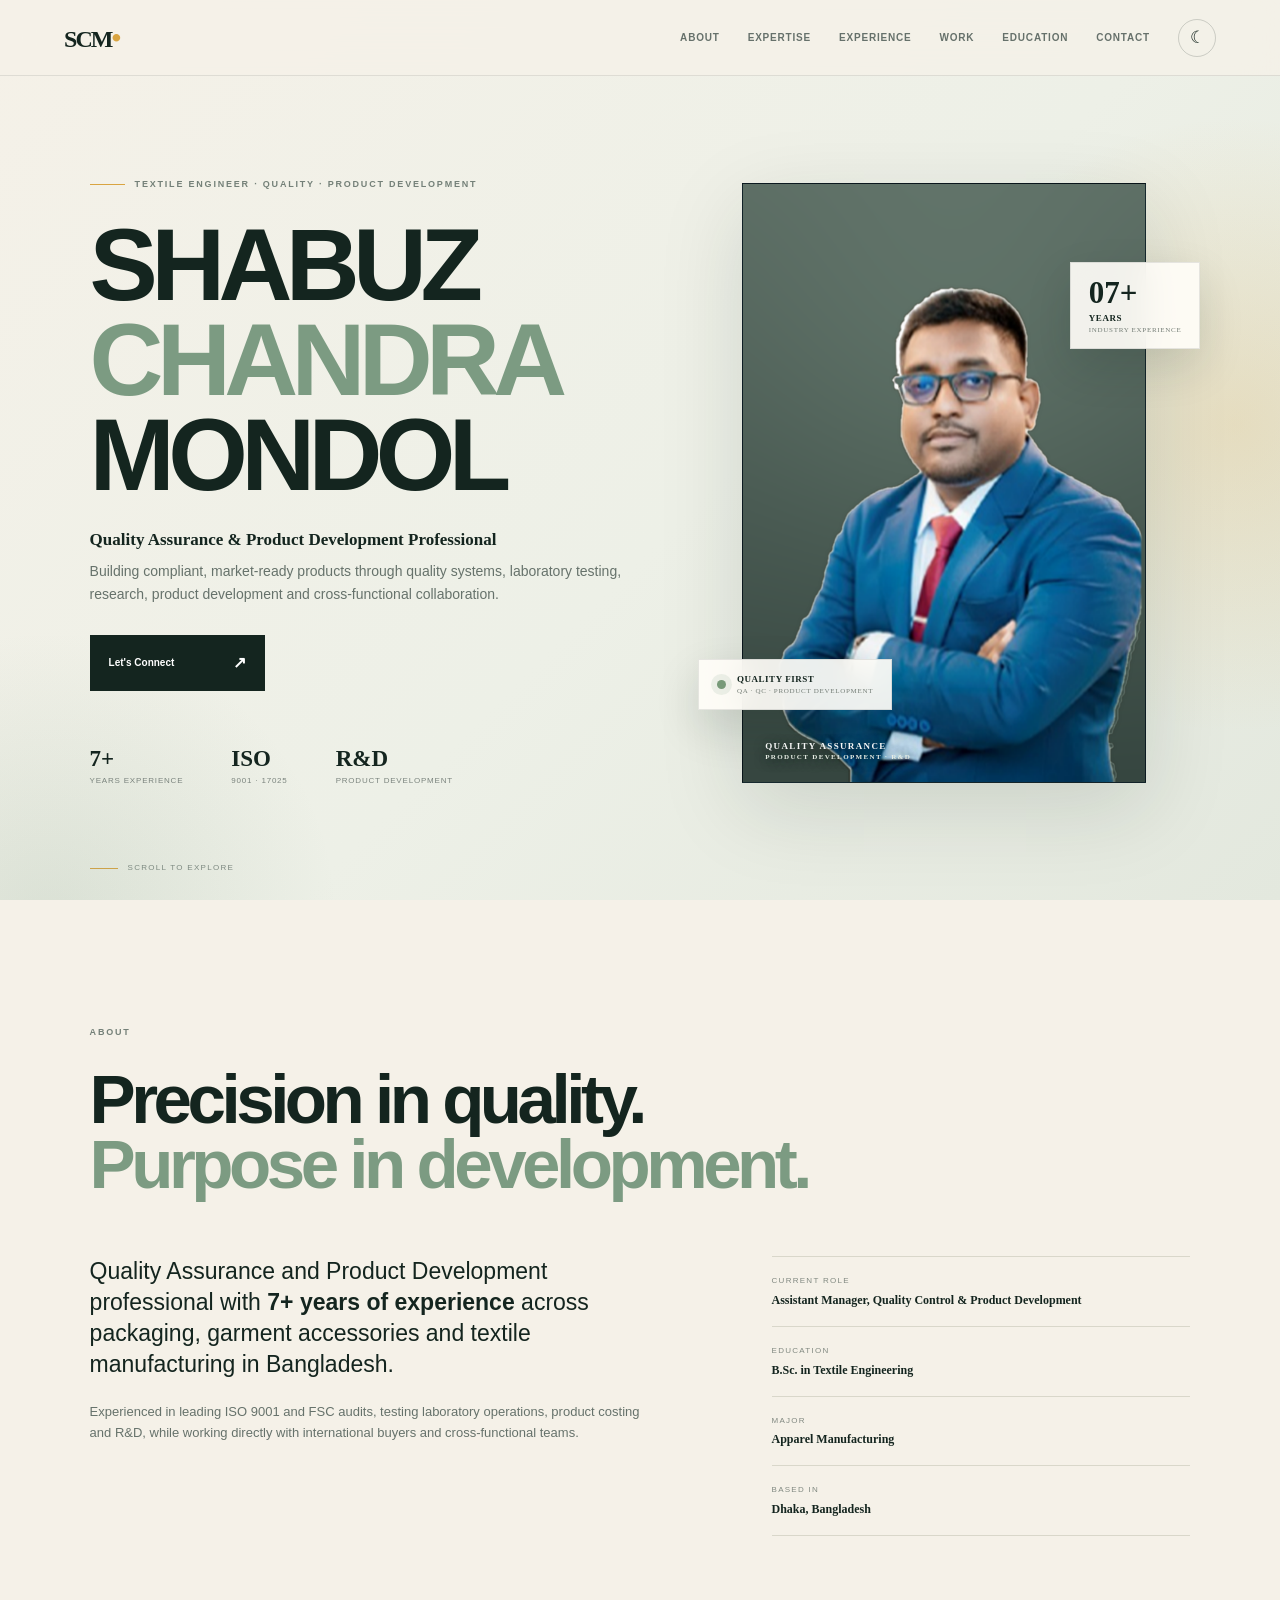
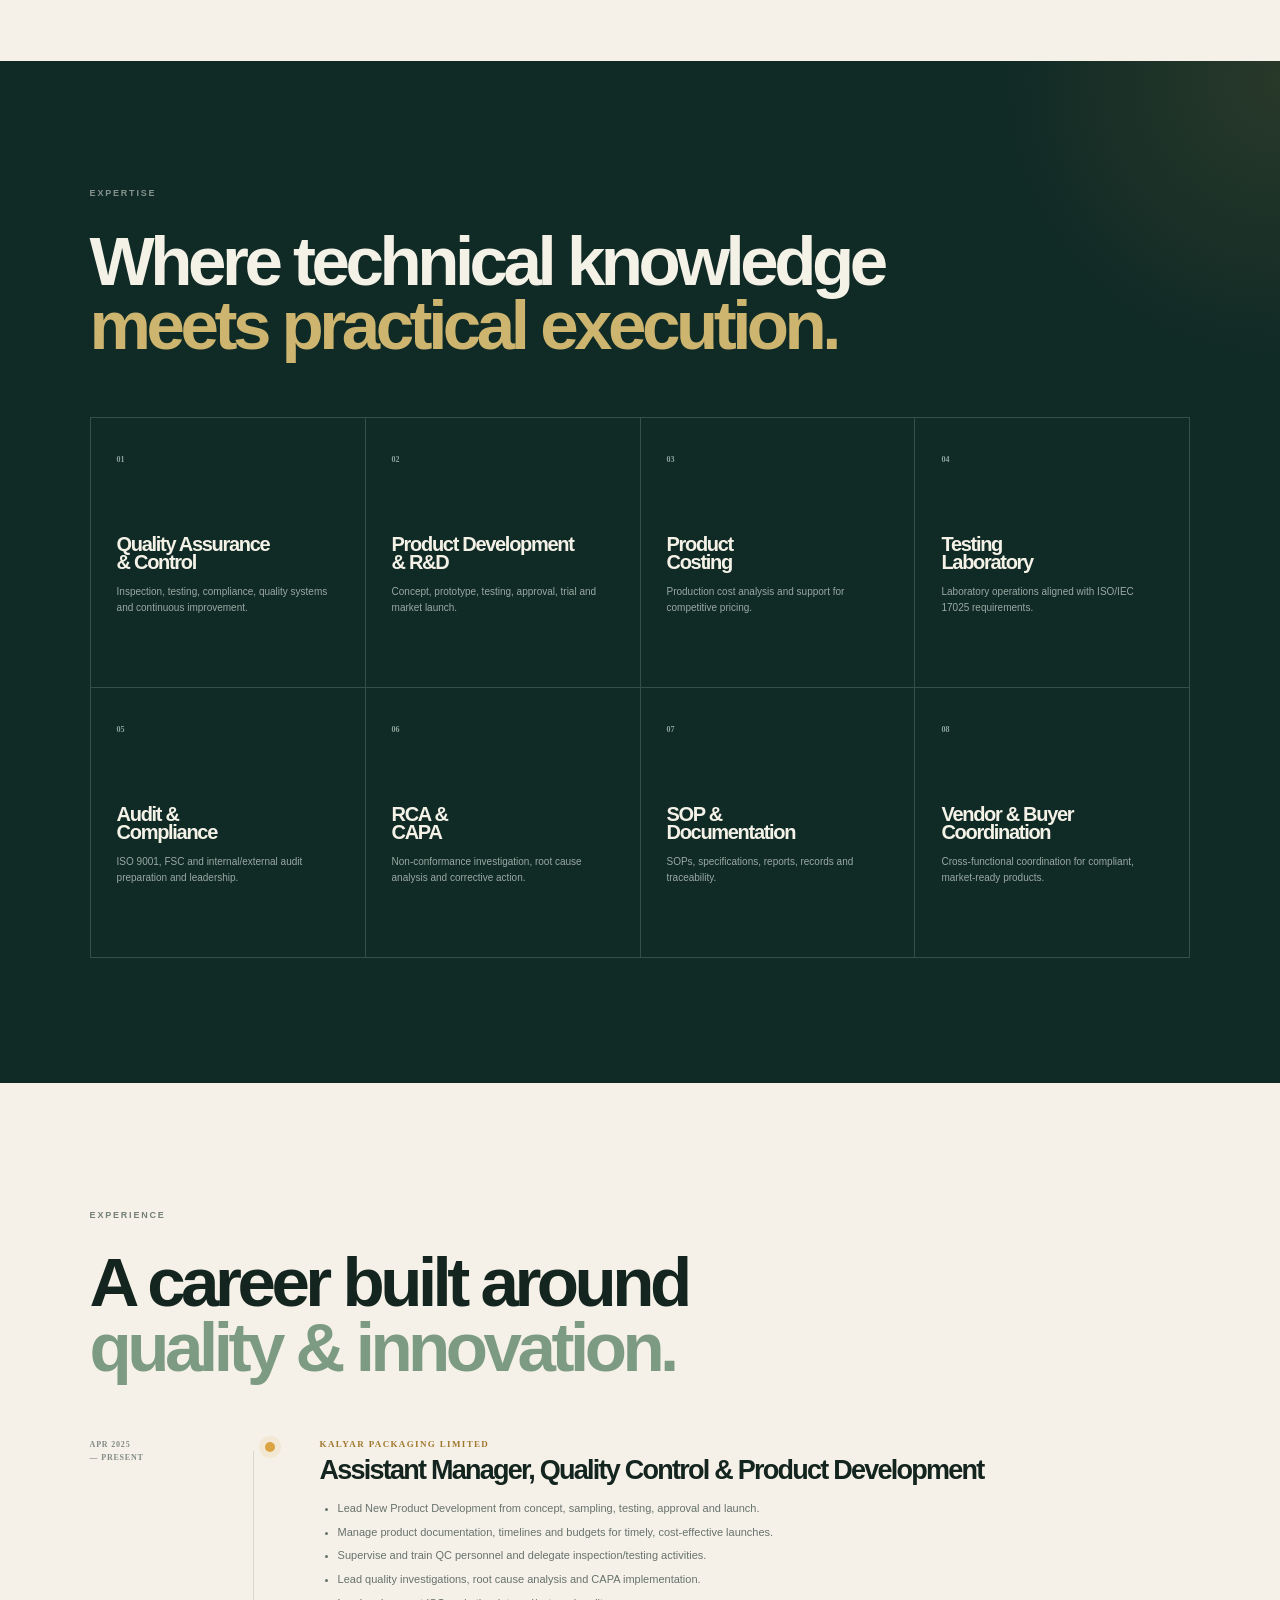
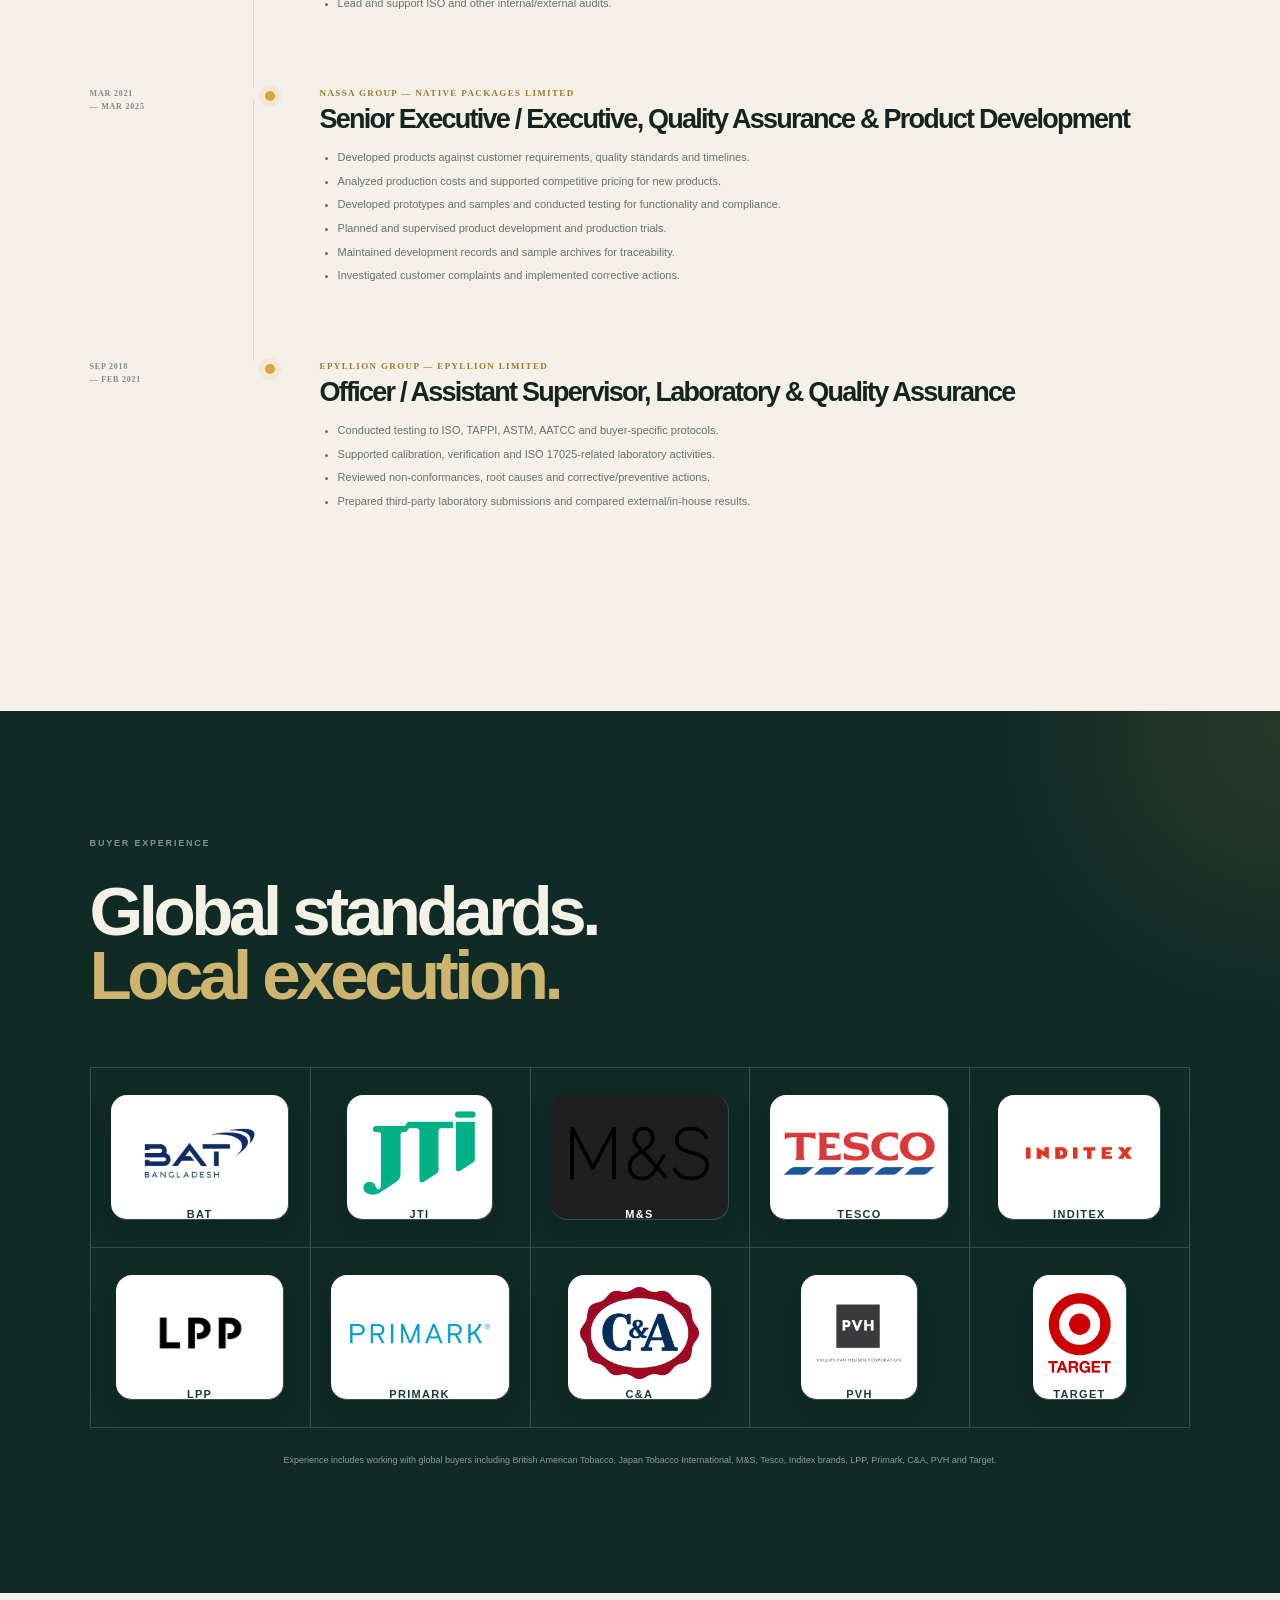
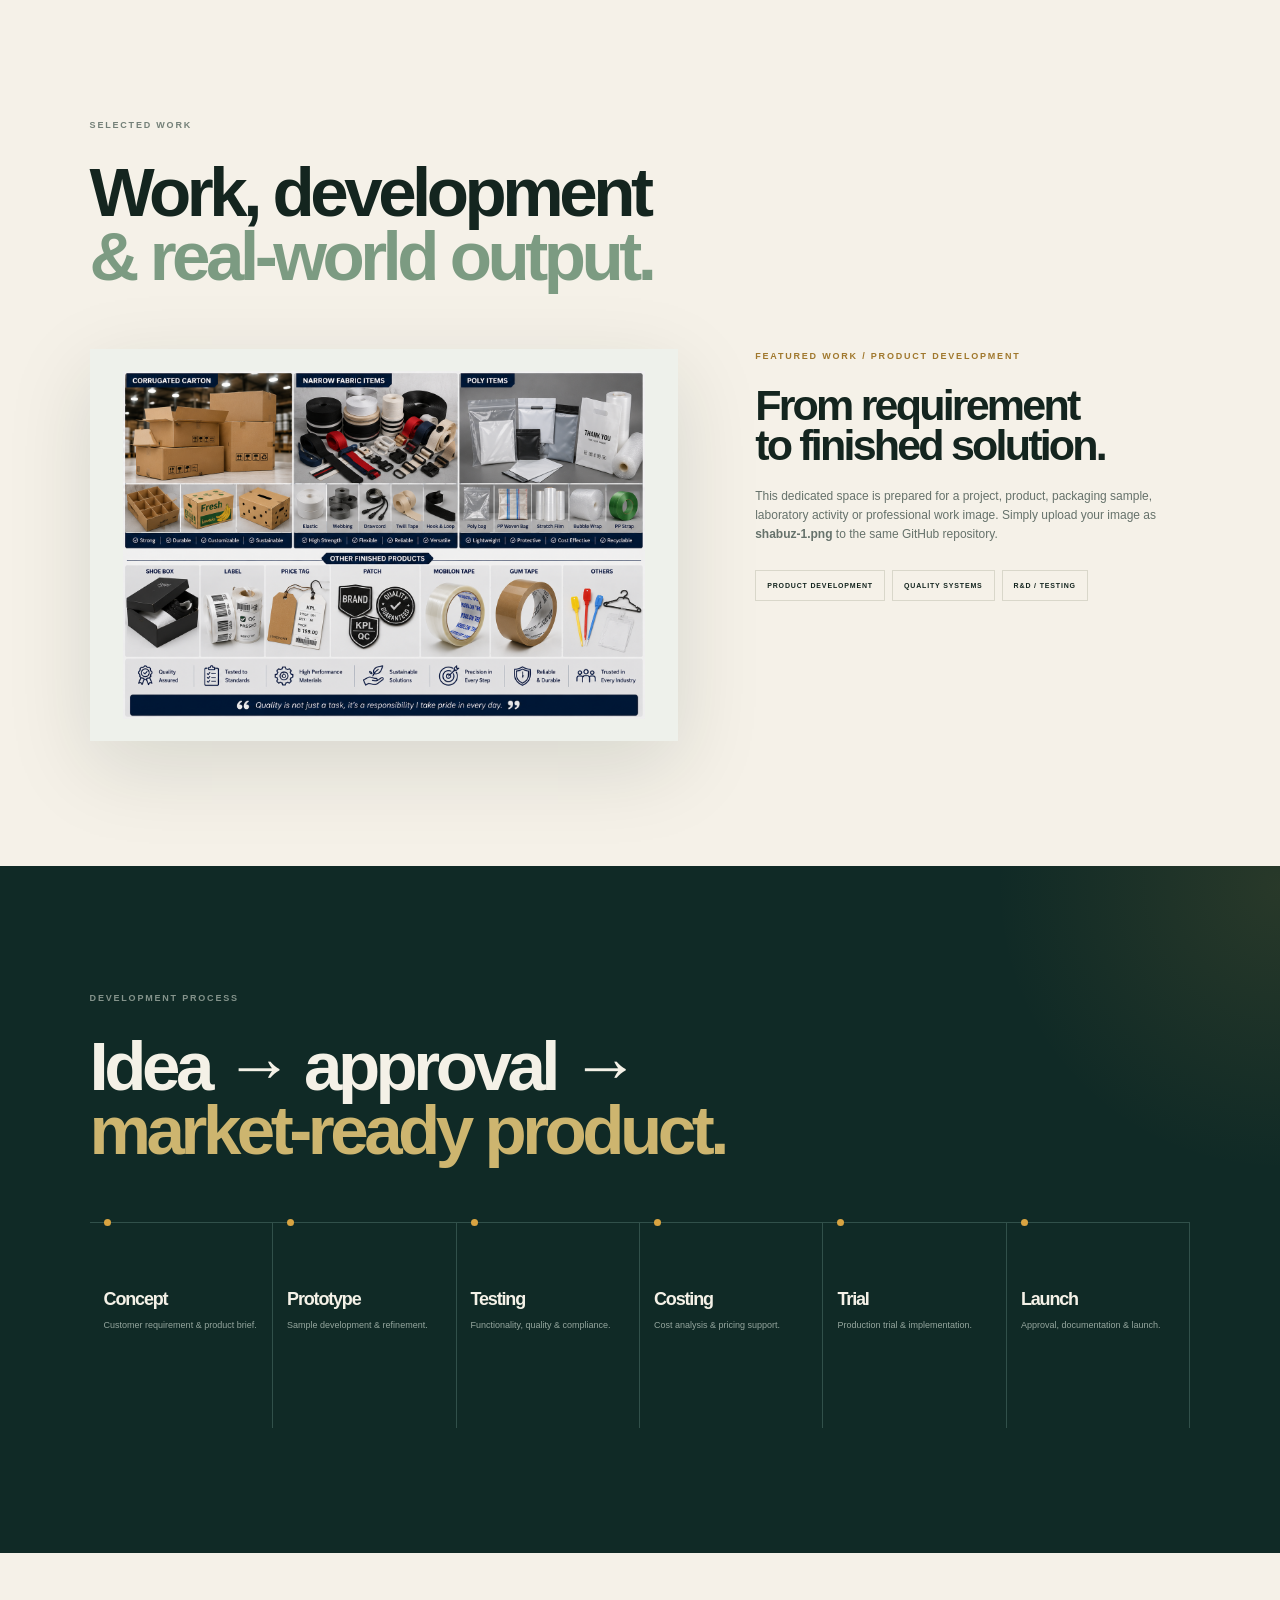
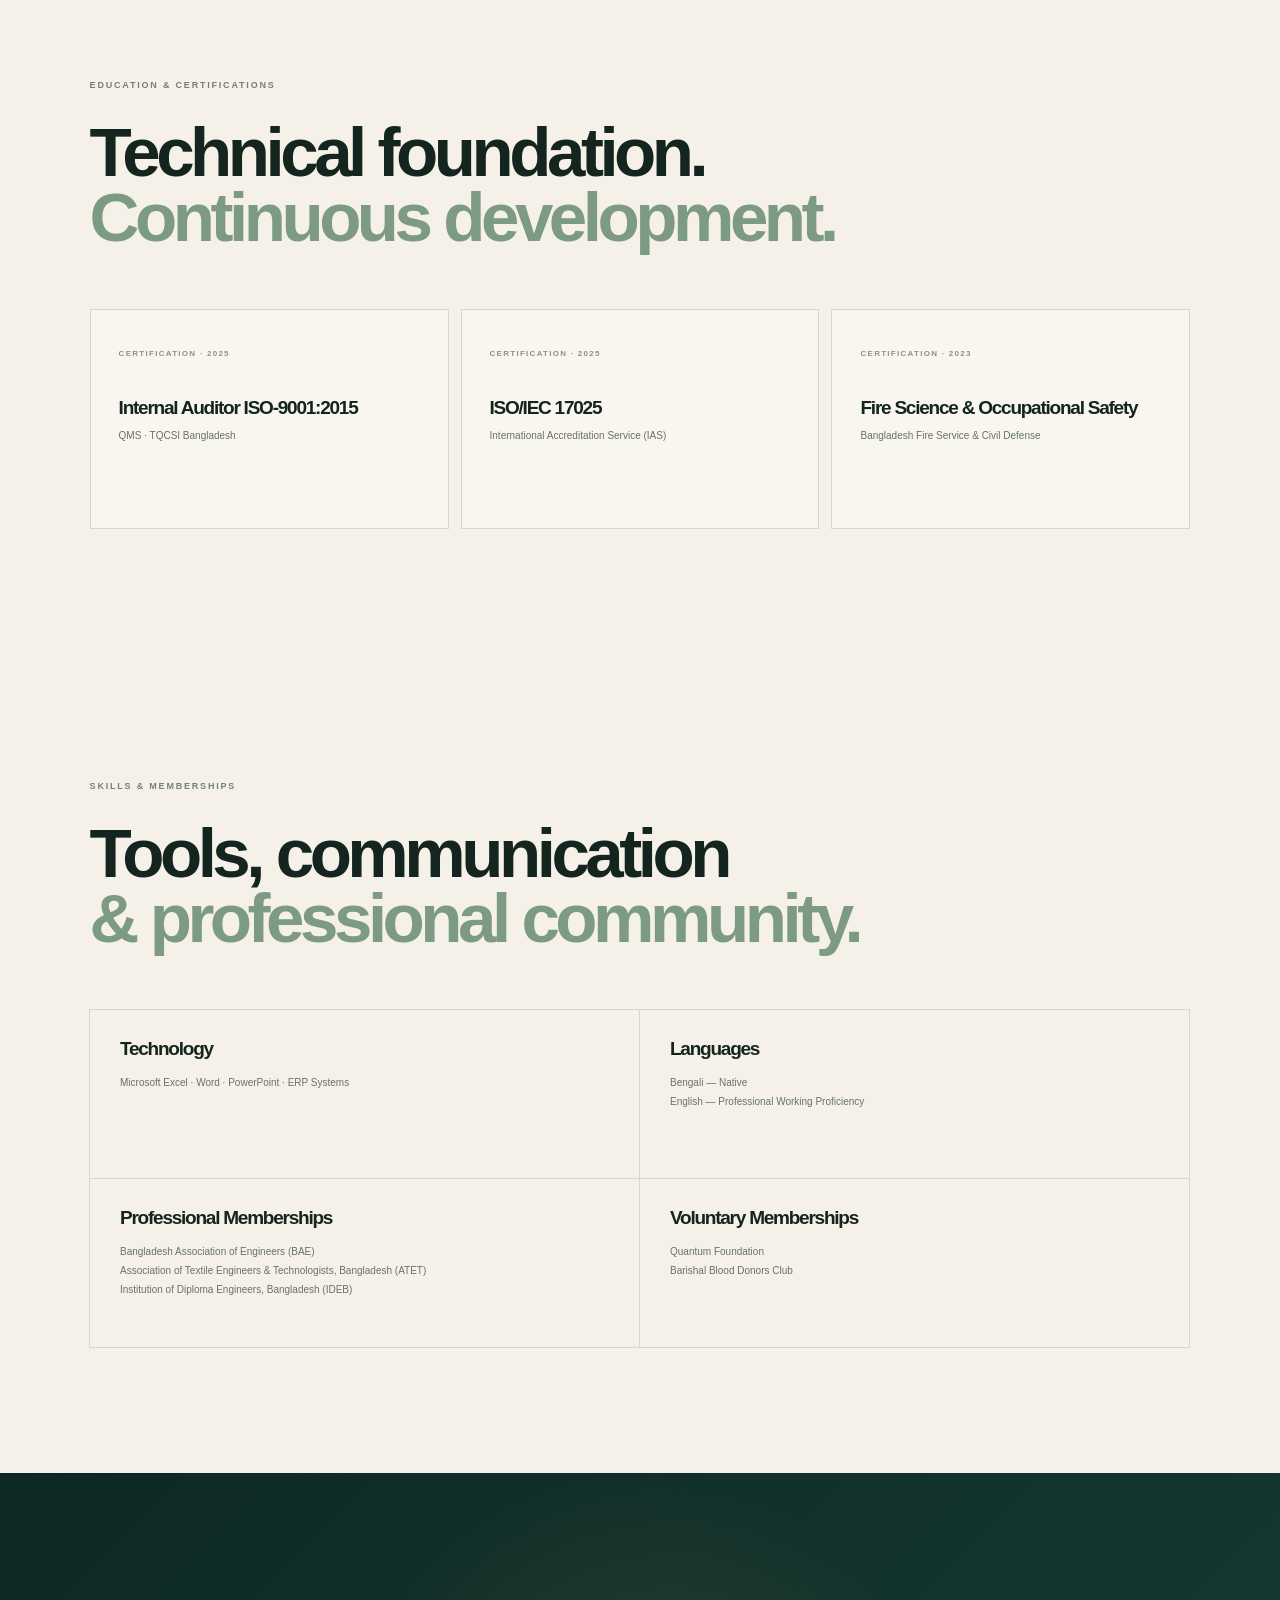
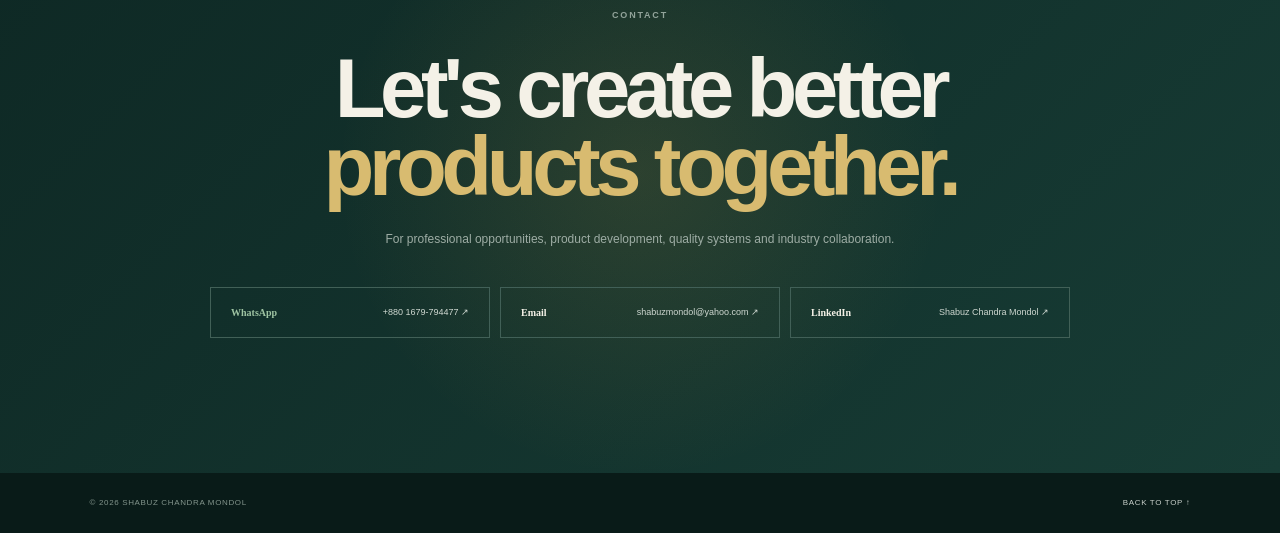
<file: index.html>
<!DOCTYPE html>
<html lang="en">
<head>
<meta charset="UTF-8">
<meta name="viewport" content="width=device-width, initial-scale=1.0">
<meta name="description" content="Shabuz Chandra Mondol — Textile Engineer, Quality Assurance, Quality Control and Product Development professional.">
<meta name="keywords" content="Shabuz Chandra Mondol, Textile Engineer, QA, QC, Product Development, R&D, ISO 9001, ISO 17025, FSC">
<meta name="author" content="Shabuz Chandra Mondol">
<meta property="og:title" content="Shabuz Chandra Mondol | Textile Engineer">
<meta property="og:description" content="Quality Assurance, Product Development & R&D professional.">
<title>Shabuz Chandra Mondol | Textile Engineer</title>
<link rel="stylesheet" href="style.css">
</head>
<body>
<div class="scroll-progress" id="scrollProgress"></div>

<header class="site-header">
  <a class="logo" href="#home">SCM<span>•</span></a>
  <nav class="nav" id="nav">
    <a href="#about">About</a><a href="#expertise">Expertise</a><a href="#experience">Experience</a>
    <a href="#work">Work</a><a href="#education">Education</a><a href="#contact">Contact</a>
  </nav>
  <div class="header-actions">
    <button class="theme-btn" id="themeToggle" aria-label="Toggle day and night mode">☾</button>
    <button class="menu-btn" id="menuToggle" aria-label="Open menu">☰</button>
  </div>
</header>

<main>
<section class="hero" id="home">
  <div class="hero-grid">
    <div class="hero-copy reveal">
      <div class="kicker"><span></span> TEXTILE ENGINEER · QUALITY · PRODUCT DEVELOPMENT</div>
      <h1>SHABUZ<br><em>CHANDRA</em><br>MONDOL</h1>
      <p class="hero-title">Quality Assurance &amp; Product Development Professional</p>
      <p class="hero-intro">Building compliant, market-ready products through quality systems, laboratory testing, research, product development and cross-functional collaboration.</p>
      <div class="hero-buttons">
        <a class="button button-dark" href="#contact">Let's Connect <b>↗</b></a>
      </div>
      <div class="hero-metrics">
        <div><strong>7+</strong><span>Years Experience</span></div>
        <div><strong>ISO</strong><span>9001 · 17025</span></div>
        <div><strong>R&amp;D</strong><span>Product Development</span></div>
      </div>
    </div>
    <div class="hero-photo-wrap reveal">
      <div class="photo-frame">
        <img src="shabuz.png" alt="Shabuz Chandra Mondol">
        <div class="photo-caption">QUALITY ASSURANCE<br><small>PRODUCT DEVELOPMENT · R&amp;D</small></div>
      </div>
      <div class="badge badge-quality"><i></i><span>QUALITY FIRST<small>QA · QC · PRODUCT DEVELOPMENT</small></span></div>
      <div class="badge badge-years"><b>07+</b><span>YEARS<small>INDUSTRY EXPERIENCE</small></span></div>
    </div>
  </div>
  <div class="scroll-cue"><span></span> SCROLL TO EXPLORE</div>
</section>

<section class="section light-section" id="about">
  <div class="section-label reveal">ABOUT</div>
  <div class="split-heading reveal"><h2>Precision in quality.<br><span>Purpose in development.</span></h2></div>
  <div class="about-layout">
    <div class="about-statement reveal">
      <p class="big-copy">Quality Assurance and Product Development professional with <b>7+ years of experience</b> across packaging, garment accessories and textile manufacturing in Bangladesh.</p>
      <p>Experienced in leading ISO 9001 and FSC audits, testing laboratory operations, product costing and R&amp;D, while working directly with international buyers and cross-functional teams.</p>
    </div>
    <div class="fact-list reveal">
      <div><span>Current Role</span><b>Assistant Manager, Quality Control &amp; Product Development</b></div>
      <div><span>Education</span><b>B.Sc. in Textile Engineering</b></div>
      <div><span>Major</span><b>Apparel Manufacturing</b></div>
      <div><span>Based In</span><b>Dhaka, Bangladesh</b></div>
    </div>
  </div>
</section>

<section class="section dark-section" id="expertise">
  <div class="section-label reveal">EXPERTISE</div>
  <div class="split-heading reveal"><h2>Where technical knowledge<br><span>meets practical execution.</span></h2></div>
  <div class="expertise-grid">
    <article class="expertise-card reveal"><small>01</small><h3>Quality Assurance<br>&amp; Control</h3><p>Inspection, testing, compliance, quality systems and continuous improvement.</p></article>
    <article class="expertise-card reveal"><small>02</small><h3>Product Development<br>&amp; R&amp;D</h3><p>Concept, prototype, testing, approval, trial and market launch.</p></article>
    <article class="expertise-card reveal"><small>03</small><h3>Product<br>Costing</h3><p>Production cost analysis and support for competitive pricing.</p></article>
    <article class="expertise-card reveal"><small>04</small><h3>Testing<br>Laboratory</h3><p>Laboratory operations aligned with ISO/IEC 17025 requirements.</p></article>
    <article class="expertise-card reveal"><small>05</small><h3>Audit &amp;<br>Compliance</h3><p>ISO 9001, FSC and internal/external audit preparation and leadership.</p></article>
    <article class="expertise-card reveal"><small>06</small><h3>RCA &amp;<br>CAPA</h3><p>Non-conformance investigation, root cause analysis and corrective action.</p></article>
    <article class="expertise-card reveal"><small>07</small><h3>SOP &amp;<br>Documentation</h3><p>SOPs, specifications, reports, records and traceability.</p></article>
    <article class="expertise-card reveal"><small>08</small><h3>Vendor &amp; Buyer<br>Coordination</h3><p>Cross-functional coordination for compliant, market-ready products.</p></article>
  </div>
</section>

<section class="section light-section" id="experience">
  <div class="section-label reveal">EXPERIENCE</div>
  <div class="split-heading reveal"><h2>A career built around<br><span>quality &amp; innovation.</span></h2></div>
  <div class="career">
    <article class="career-row reveal">
      <div class="career-year">APR 2025<br>— PRESENT</div><div class="career-marker"></div>
      <div class="career-body"><div class="company">KALYAR PACKAGING LIMITED</div><h3>Assistant Manager, Quality Control &amp; Product Development</h3>
      <ul><li>Lead New Product Development from concept, sampling, testing, approval and launch.</li><li>Manage product documentation, timelines and budgets for timely, cost-effective launches.</li><li>Supervise and train QC personnel and delegate inspection/testing activities.</li><li>Lead quality investigations, root cause analysis and CAPA implementation.</li><li>Lead and support ISO and other internal/external audits.</li></ul></div>
    </article>
    <article class="career-row reveal">
      <div class="career-year">MAR 2021<br>— MAR 2025</div><div class="career-marker"></div>
      <div class="career-body"><div class="company">NASSA GROUP — NATIVE PACKAGES LIMITED</div><h3>Senior Executive / Executive, Quality Assurance &amp; Product Development</h3>
      <ul><li>Developed products against customer requirements, quality standards and timelines.</li><li>Analyzed production costs and supported competitive pricing for new products.</li><li>Developed prototypes and samples and conducted testing for functionality and compliance.</li><li>Planned and supervised product development and production trials.</li><li>Maintained development records and sample archives for traceability.</li><li>Investigated customer complaints and implemented corrective actions.</li></ul></div>
    </article>
    <article class="career-row reveal">
      <div class="career-year">SEP 2018<br>— FEB 2021</div><div class="career-marker"></div>
      <div class="career-body"><div class="company">EPYLLION GROUP — EPYLLION LIMITED</div><h3>Officer / Assistant Supervisor, Laboratory &amp; Quality Assurance</h3>
      <ul><li>Conducted testing to ISO, TAPPI, ASTM, AATCC and buyer-specific protocols.</li><li>Supported calibration, verification and ISO 17025-related laboratory activities.</li><li>Reviewed non-conformances, root causes and corrective/preventive actions.</li><li>Prepared third-party laboratory submissions and compared external/in-house results.</li></ul></div>
    </article>
  </div>
</section>

<section class="section dark-section" id="buyers">
  <div class="section-label reveal">BUYER EXPERIENCE</div>
  <div class="split-heading reveal"><h2>Global standards.<br><span>Local execution.</span></h2></div>
  <div class="buyer-wall reveal">
  <div class="buyer-logo"><div class="logo-frame"><img src="bat.png" alt="BAT Bangladesh"><span>BAT</span></div></div>
  <div class="buyer-logo"><div class="logo-frame"><img src="jti.png" alt="JTI"><span>JTI</span></div></div>
  <div class="buyer-logo"><div class="logo-frame dark-logo"><img src="marks-and-spencer.png" alt="Marks & Spencer"><span>M&amp;S</span></div></div>
  <div class="buyer-logo"><div class="logo-frame"><img src="tesco.png" alt="Tesco"><span>TESCO</span></div></div>
  <div class="buyer-logo"><div class="logo-frame"><img src="inditex.png" alt="Inditex"><span>INDITEX</span></div></div>
  <div class="buyer-logo"><div class="logo-frame"><img src="lpp.png" alt="LPP"><span>LPP</span></div></div>
  <div class="buyer-logo"><div class="logo-frame"><img src="primark.png" alt="Primark"><span>PRIMARK</span></div></div>
  <div class="buyer-logo"><div class="logo-frame"><img src="c-and-a.png" alt="C&A"><span>C&amp;A</span></div></div>
  <div class="buyer-logo"><div class="logo-frame"><img src="pvh.png" alt="PVH"><span>PVH</span></div></div>
  <div class="buyer-logo"><div class="logo-frame"><img src="target.png" alt="Target"><span>TARGET</span></div></div>
</div>
  <p class="buyer-note reveal">Experience includes working with global buyers including British American Tobacco, Japan Tobacco International, M&amp;S, Tesco, Inditex brands, LPP, Primark, C&amp;A, PVH and Target.</p>
</section>

<section class="section work-section" id="work">
  <div class="section-label reveal">SELECTED WORK</div>
  <div class="split-heading reveal"><h2>Work, development<br><span>&amp; real-world output.</span></h2></div>
  <div class="featured-work reveal">
    <div class="work-image">
      <img src="shabuz-1.png" alt="Shabuz Chandra Mondol — selected work">
      <div class="image-placeholder"><span>SHABUZ-1</span><small>PLACE YOUR PNG HERE</small></div>
      
    </div>
    <div class="work-copy">
      <div class="work-tag">FEATURED WORK / PRODUCT DEVELOPMENT</div>
      <h3>From requirement<br>to finished solution.</h3>
      <p>This dedicated space is prepared for a project, product, packaging sample, laboratory activity or professional work image. Simply upload your image as <b>shabuz-1.png</b> to the same GitHub repository.</p>
      <div class="work-points"><span>PRODUCT DEVELOPMENT</span><span>QUALITY SYSTEMS</span><span>R&amp;D / TESTING</span></div>
    </div>
  </div>
</section>

<section class="section dark-section" id="development">
  <div class="section-label reveal">DEVELOPMENT PROCESS</div>
  <div class="split-heading reveal"><h2>Idea → approval →<br><span>market-ready product.</span></h2></div>
  <div class="process-grid">
    <div class="process-card reveal"><h3>Concept</h3><p>Customer requirement &amp; product brief.</p></div>
    <div class="process-card reveal"><h3>Prototype</h3><p>Sample development &amp; refinement.</p></div>
    <div class="process-card reveal"><h3>Testing</h3><p>Functionality, quality &amp; compliance.</p></div>
    <div class="process-card reveal"><h3>Costing</h3><p>Cost analysis &amp; pricing support.</p></div>
    <div class="process-card reveal"><h3>Trial</h3><p>Production trial &amp; implementation.</p></div>
    <div class="process-card reveal"><h3>Launch</h3><p>Approval, documentation &amp; launch.</p></div>
  </div>
</section>

<section class="section light-section" id="education">
  <div class="section-label reveal">EDUCATION &amp; CERTIFICATIONS</div>
  <div class="split-heading reveal"><h2>Technical foundation.<br><span>Continuous development.</span></h2></div>
  <div class="education-grid">
    <article class="edu-card reveal"><small>CERTIFICATION · 2025</small><h3>Internal Auditor ISO-9001:2015</h3><p>QMS · TQCSI Bangladesh</p></article>
    <article class="edu-card reveal"><small>CERTIFICATION · 2025</small><h3>ISO/IEC 17025</h3><p>International Accreditation Service (IAS)</p></article>
    <article class="edu-card reveal"><small>CERTIFICATION · 2023</small><h3>Fire Science &amp; Occupational Safety</h3><p>Bangladesh Fire Service &amp; Civil Defense</p></article>
    </div>
</section>

<section class="section skills-section">
  <div class="section-label reveal">SKILLS &amp; MEMBERSHIPS</div>
  <div class="split-heading reveal"><h2>Tools, communication<br><span>&amp; professional community.</span></h2></div>
  <div class="skills-grid">
    <div class="skill-card reveal"><h3>Technology</h3><p>Microsoft Excel · Word · PowerPoint · ERP Systems</p></div>
    <div class="skill-card reveal"><h3>Languages</h3><p>Bengali — Native<br>English — Professional Working Proficiency</p></div>
    <div class="skill-card reveal"><h3>Professional Memberships</h3><p>Bangladesh Association of Engineers (BAE)<br>Association of Textile Engineers &amp; Technologists, Bangladesh (ATET)<br>Institution of Diploma Engineers, Bangladesh (IDEB)</p></div>
    <div class="skill-card reveal"><h3>Voluntary Memberships</h3><p>Quantum Foundation<br>Barishal Blood Donors Club</p></div>
  </div>
</section>

<section class="contact-section" id="contact">
  <div class="contact-inner reveal">
    <div class="section-label">CONTACT</div>
    <h2>Let's create better<br><span>products together.</span></h2>
    <p>For professional opportunities, product development, quality systems and industry collaboration.</p>
    <div class="contact-actions">
      <a class="whatsapp" href="https://wa.me/8801679794477" target="_blank" rel="noopener"><strong>WhatsApp</strong><span>+880 1679-794477 ↗</span></a>
      <a href="mailto:shabuzmondol@yahoo.com"><strong>Email</strong><span>shabuzmondol@yahoo.com ↗</span></a>
      <a class="linkedin" href="https://www.linkedin.com/in/shabuzchandramondol" target="_blank" rel="noopener"><strong>LinkedIn</strong><span>Shabuz Chandra Mondol ↗</span></a>
    </div>
  </div>
</section>
</main>

<footer class="footer">
  <span>© <span id="year"></span> SHABUZ CHANDRA MONDOL</span>
  <a href="#home">BACK TO TOP ↑</a>
</footer>
<button class="back-top" id="backTop" aria-label="Back to top">↑</button>
<script src="script.js"></script>
</body>
</html>
</file>
<file: style.css>
*{box-sizing:border-box;margin:0;padding:0}
:root{--bg:#f5f1e8;--paper:#fffdf8;--ink:#14251f;--muted:#66726b;--line:#d9d7ca;--dark:#102a26;--dark2:#0b211e;--darkText:#f4f1e7;--accent:#d9a441;--accent2:#7c9b82;--shadow:0 25px 80px rgba(15,35,29,.13)}
html{scroll-behavior:smooth}body{font-family:"DM Sans",sans-serif;background:var(--bg);color:var(--ink);line-height:1.6;overflow-x:hidden}
body:before{content:"";position:fixed;inset:0;pointer-events:none;z-index:100;opacity:.035;background-image:radial-gradient(#172a23 .7px,transparent .7px);background-size:6px 6px}
a{color:inherit;text-decoration:none}.scroll-progress{height:3px;background:var(--accent);position:fixed;top:0;left:0;width:0;z-index:1000}
.site-header{position:fixed;top:0;left:0;right:0;height:76px;padding:0 5vw;display:flex;align-items:center;z-index:900;background:rgba(245,241,232,.78);backdrop-filter:blur(18px);border-bottom:1px solid rgba(20,37,31,.1)}
.logo{font:800 24px Manrope;letter-spacing:-.08em}.logo span{color:var(--accent);font-size:28px}.nav{display:flex;gap:28px;margin-left:auto}.nav a{font-size:10px;font-weight:800;letter-spacing:.08em;text-transform:uppercase;color:#66716b;transition:.25s}.nav a:hover{color:var(--ink)}
.header-actions{display:flex;align-items:center;margin-left:28px}.theme-btn,.menu-btn{border:1px solid rgba(20,37,31,.18);background:transparent;color:inherit;cursor:pointer}.theme-btn{width:38px;height:38px;border-radius:50%;font-size:17px}.menu-btn{display:none;font-size:19px;width:38px;height:38px}
.hero{min-height:100vh;padding:130px 7vw 65px;position:relative;display:flex;align-items:center;background:linear-gradient(135deg,#f5f1e8 0%,#edf0e7 55%,#e3e8de 100%);overflow:hidden}
.hero:before{content:"";position:absolute;width:650px;height:650px;border-radius:50%;right:-280px;top:100px;background:radial-gradient(circle,rgba(217,164,65,.22),transparent 67%)}.hero:after{content:"";position:absolute;left:-250px;bottom:-320px;width:600px;height:600px;border-radius:50%;background:radial-gradient(circle,rgba(124,155,130,.18),transparent 68%)}
.hero-grid{max-width:1450px;width:100%;margin:auto;display:grid;grid-template-columns:1.05fr .95fr;gap:5vw;align-items:center;position:relative;z-index:2}.kicker,.section-label,.work-tag{font-size:9px;font-weight:800;letter-spacing:.2em;color:#748078}.kicker{display:flex;gap:10px;align-items:center;margin-bottom:25px}.kicker span{display:inline-block;width:35px;height:1px;background:var(--accent)}
h1,h2,h3{font-family:Manrope,sans-serif;letter-spacing:-.065em;line-height:.93}h1{font-size:clamp(4.2rem,8vw,8.7rem);font-weight:800}h1 em{font-style:normal;color:#7c9b82}.hero-title{font:800 17px Manrope;margin-top:28px}.hero-intro{max-width:650px;color:var(--muted);font-size:14px;margin-top:10px}
.hero-buttons{display:flex;gap:10px;margin-top:30px}.button{display:inline-flex;align-items:center;justify-content:space-between;min-width:175px;padding:14px 18px;border:1px solid var(--ink);font-size:10px;font-weight:800;transition:.3s}.button b{font-size:16px}.button-dark{background:var(--ink);color:#fff}.button-outline:hover,.button-dark:hover{transform:translateY(-4px);box-shadow:0 16px 35px rgba(15,35,29,.15)}
.hero-metrics{display:flex;gap:48px;margin-top:55px}.hero-metrics div{display:flex;flex-direction:column}.hero-metrics strong{font:800 23px Manrope}.hero-metrics span{font-size:8px;letter-spacing:.1em;text-transform:uppercase;color:#7b847e;margin-top:3px}
.hero-photo-wrap{min-height:650px;display:grid;place-items:center;position:relative}.photo-frame{width:min(440px,82%);height:600px;background:#cfd5cc;box-shadow:var(--shadow);position:relative;overflow:visible;border:1px solid rgba(20,37,31,.12)}.photo-frame:before{content:"";position:absolute;inset:12px;border:1px solid rgba(255,255,255,.4);z-index:2;pointer-events:none}.photo-frame img{width:100%;height:100%;object-fit:contain;object-position:center bottom;display:block;position:relative;z-index:1}.photo-topline{position:absolute;z-index:5;left:22px;right:22px;top:19px;display:flex;justify-content:space-between;font:800 7px Manrope;letter-spacing:.17em;color:#59635c}.photo-caption{position:absolute;z-index:5;left:22px;bottom:21px;font:800 9px Manrope;letter-spacing:.15em;color:#fff;text-shadow:0 2px 12px #16251f}.photo-caption small{font-size:7px;color:#e8eee5}.orbit{position:absolute;border:1px solid rgba(124,155,130,.45);border-radius:50%;pointer-events:none}.orbit-one{width:530px;height:530px}.orbit-two{width:610px;height:610px;border-color:rgba(217,164,65,.3);transform:rotate(25deg)}
.badge{position:absolute;background:rgba(255,253,248,.92);backdrop-filter:blur(15px);border:1px solid rgba(20,37,31,.1);box-shadow:0 18px 45px rgba(15,35,29,.14);z-index:10}.badge-quality{left:0;bottom:15%;padding:14px 18px;display:flex;gap:11px;align-items:center}.badge-quality i{width:9px;height:9px;border-radius:50%;background:#789a79;box-shadow:0 0 0 6px rgba(120,154,121,.13)}.badge span{display:flex;flex-direction:column;font:800 9px Manrope;letter-spacing:.06em}.badge small{font:500 7px "DM Sans";color:#747d76;letter-spacing:.1em;margin-top:3px}.badge-years{right:-10px;top:16%;padding:14px 18px}.badge-years b{font:800 31px Manrope;display:block;line-height:1}.badge-years span{margin-top:5px}
.scroll-cue{position:absolute;bottom:25px;left:7vw;font-size:8px;letter-spacing:.16em;color:#7d8780;display:flex;align-items:center;gap:10px}.scroll-cue span{width:28px;height:1px;background:var(--accent)}
.section{padding:125px 7vw}.light-section,.work-section,.skills-section{background:var(--bg)}.dark-section{background:var(--dark);color:var(--darkText);position:relative;overflow:hidden}.dark-section:before{content:"";position:absolute;width:600px;height:600px;right:-300px;top:-280px;border-radius:50%;background:radial-gradient(circle,rgba(217,164,65,.12),transparent 67%)}.section>*{position:relative;z-index:2}.section-label{margin-bottom:28px}.dark-section .section-label{color:#84938b}.split-heading{margin-bottom:60px}.split-heading h2{font-size:clamp(3rem,5.4vw,6.6rem)}.split-heading h2 span{color:#7c9b82}.dark-section .split-heading h2 span{color:#cdb56f}
.about-layout{display:grid;grid-template-columns:1.15fr .85fr;gap:9vw;max-width:1250px}.about-statement .big-copy{font-size:23px;line-height:1.35;margin-bottom:22px}.about-statement>p:last-child{font-size:13px;color:var(--muted);max-width:680px}.fact-list{border-top:1px solid var(--line)}.fact-list div{padding:18px 0;border-bottom:1px solid var(--line)}.fact-list span{display:block;font-size:8px;text-transform:uppercase;letter-spacing:.16em;color:#818981}.fact-list b{display:block;font:700 12px Manrope;margin-top:5px}
.expertise-grid{display:grid;grid-template-columns:repeat(4,1fr);max-width:1300px;border-left:1px solid #31504a;border-top:1px solid #31504a}.expertise-card{min-height:270px;padding:26px;border-right:1px solid #31504a;border-bottom:1px solid #31504a;transition:.35s}.expertise-card:hover{background:#173b35;transform:translateY(-4px)}.expertise-card small{font:800 8px Manrope;color:#8da49b}.expertise-card h3{font-size:20px;margin-top:65px}.expertise-card p{font-size:10px;color:#9aa9a2;margin-top:12px;max-width:230px}
.career{max-width:1150px;margin:auto}.career-row{display:grid;grid-template-columns:150px 30px 1fr;gap:25px;position:relative;padding-bottom:70px}.career-row:not(:last-child):after{content:"";position:absolute;left:163px;top:12px;bottom:0;width:1px;background:var(--line)}.career-year{font:800 8px Manrope;letter-spacing:.1em;color:#818a84;line-height:1.6}.career-marker{width:10px;height:10px;border-radius:50%;background:var(--accent);margin-top:3px;z-index:2;box-shadow:0 0 0 6px rgba(217,164,65,.12)}.company{font:800 9px Manrope;letter-spacing:.15em;color:#a0782d}.career-body h3{font-size:27px;margin:9px 0 17px}.career-body ul{padding-left:18px;color:var(--muted);font-size:11px}.career-body li{margin:6px 0}
.buyer-wall{max-width:1200px;margin:auto;display:grid;grid-template-columns:repeat(5,1fr);border-top:1px solid #31504a;border-left:1px solid #31504a}.buyer-wall div{height:125px;display:grid;place-items:center;border-right:1px solid #31504a;border-bottom:1px solid #31504a;font:800 14px Manrope;color:#dbe3dc;letter-spacing:.05em;transition:.3s}.buyer-wall div:hover{background:#173b35;color:#e1bd69}.buyer-note{max-width:900px;margin:25px auto 0;text-align:center;color:#8e9b94;font-size:9px}
.featured-work{max-width:1250px;margin:auto;display:grid;grid-template-columns:1.15fr .85fr;gap:6vw;align-items:center}.work-image{height:540px;background:#dfe4dc;position:relative;overflow:hidden;box-shadow:var(--shadow);display:grid;place-items:center}.work-image img{width:100%;height:100%;object-fit:cover;position:relative;z-index:2}.image-placeholder{position:absolute;inset:0;display:flex;flex-direction:column;align-items:center;justify-content:center;color:#728078;border:1px dashed #aab4ab;background:linear-gradient(135deg,#e8ece5,#d7dfd5)}.image-placeholder span{font:800 38px Manrope;letter-spacing:-.06em}.image-placeholder small{font-size:8px;letter-spacing:.2em;margin-top:6px}.work-image:not(.empty-image) .image-placeholder{display:none}.image-index{position:absolute;right:16px;top:16px;z-index:4;background:var(--dark);color:#fff;padding:8px 11px;font:800 8px Manrope}.work-tag{color:#a0782d}.work-copy h3{font-size:43px;margin:22px 0}.work-copy>p{font-size:12px;color:var(--muted);max-width:500px}.work-points{display:flex;flex-wrap:wrap;gap:7px;margin-top:25px}.work-points span{border:1px solid var(--line);padding:9px 11px;font-size:7px;font-weight:800;letter-spacing:.12em}
.process-grid{display:grid;grid-template-columns:repeat(6,1fr);border-top:1px solid #31504a}.process-card{padding:23px 14px;min-height:205px;border-right:1px solid #31504a;position:relative}.process-card:before{content:"";position:absolute;top:-4px;left:14px;width:7px;height:7px;border-radius:50%;background:var(--accent)}.process-card b{font:800 8px Manrope;color:#82968d}.process-card h3{font-size:18px;margin-top:45px}.process-card p{font-size:9px;color:#95a69e;margin-top:10px}
.education-grid{display:grid;grid-template-columns:repeat(3,1fr);gap:12px;max-width:1300px}.edu-card{border:1px solid var(--line);padding:28px;min-height:220px;transition:.3s;background:rgba(255,253,248,.4)}.edu-card:hover{transform:translateY(-4px);background:var(--paper);box-shadow:0 15px 40px rgba(15,35,29,.07)}.edu-card small{font-size:8px;letter-spacing:.16em;color:#8a928c;font-weight:800}.edu-card h3{font-size:19px;margin:35px 0 12px}.edu-card p{font-size:10px;color:var(--muted)}.edu-card b,.edu-card em{display:block;font:800 9px Manrope;margin-top:16px}.edu-card em{font-style:normal;color:#858e87;margin-top:4px}
.skills-grid{max-width:1100px;margin:auto;display:grid;grid-template-columns:1fr 1fr}.skill-card{padding:30px;border:1px solid var(--line);margin:-1px 0 0 -1px;min-height:170px}.skill-card h3{font-size:19px;margin-bottom:15px}.skill-card p{font-size:10px;color:var(--muted);line-height:1.9}
.contact-section{background:linear-gradient(135deg,#0e2824,#173c35);color:#f4f1e7;padding:135px 7vw;text-align:center;position:relative;overflow:hidden}.contact-section:before{content:"";position:absolute;width:650px;height:650px;left:50%;top:50%;transform:translate(-50%,-50%);background:radial-gradient(circle,rgba(217,164,65,.13),transparent 66%)}.contact-inner{max-width:950px;margin:auto;position:relative;z-index:2}.contact-section .section-label{color:#92a39a}.contact-section h2{font-size:clamp(3.5rem,6.5vw,7.5rem)}.contact-section h2 span{color:#d8bb70}.contact-inner>p{max-width:580px;margin:25px auto;color:#9eada5;font-size:12px}.contact-actions{display:flex;justify-content:center;gap:10px;flex-wrap:wrap;margin-top:38px}.contact-actions a{min-width:280px;padding:17px 20px;border:1px solid #416057;text-align:left;display:flex;justify-content:space-between;align-items:center;transition:.3s}.contact-actions a:hover{background:#1b463e;border-color:#71877c;transform:translateY(-3px)}.contact-actions strong{font:800 10px Manrope}.contact-actions span{font-size:9px;color:#cfd8d1}.contact-actions .whatsapp strong{color:#9fc4a3}
.footer{padding:24px 7vw;background:#091b18;color:#82948b;display:flex;justify-content:space-between;font-size:8px;letter-spacing:.08em}.footer a{color:#c8d0ca}.back-top{position:fixed;right:24px;bottom:24px;width:45px;height:45px;border-radius:50%;border:1px solid #7d8b83;background:var(--dark);color:#fff;cursor:pointer;z-index:800;opacity:0;visibility:hidden;transform:translateY(12px);transition:.3s;box-shadow:0 10px 25px rgba(0,0,0,.15)}.back-top.show{opacity:1;visibility:visible;transform:none}.reveal{opacity:1;transform:none;transition:opacity .7s ease,transform .7s ease}.reveal.visible{opacity:1;transform:none}
body.night{--bg:#081513;--paper:#10211e;--ink:#f3f1e8;--muted:#aab6af;--line:#31433d;--dark:#04100e;--dark2:#071613;--darkText:#f5f2e8;--accent:#e4b95e;--accent2:#90ae96;--shadow:0 25px 80px rgba(0,0,0,.3)}
body.night .site-header{background:rgba(8,21,19,.82);border-color:rgba(255,255,255,.08)}body.night .nav a{color:#aebbb4}body.night .hero{background:linear-gradient(135deg,#0b1917,#122621)}body.night .hero-intro,body.night .about-statement>p:last-child,body.night .career-body ul,body.night .work-copy>p{color:#aab6af}body.night .photo-frame{background:#263c36}body.night .badge{background:rgba(15,30,27,.9);border-color:#3c514a}body.night .button-outline{border-color:#dfe5de}body.night .button-dark{background:#f1eee3;color:#0b1714;border-color:#f1eee3}body.night .work-image{background:#1a2d29}body.night .image-placeholder{background:linear-gradient(135deg,#1b312c,#12241f);border-color:#40534c;color:#91a29a}body.night .edu-card{background:#0d1c19}body.night .edu-card:hover{background:#122823}body.night .skill-card{background:#0b1b18}body.night .theme-btn{color:#fff;border-color:#53635c}body.night .footer{background:#020a08}
@media(max-width:1050px){.hero-grid{grid-template-columns:1fr}.hero-photo-wrap{min-height:590px}.expertise-grid{grid-template-columns:repeat(2,1fr)}.process-grid{grid-template-columns:repeat(3,1fr)}.featured-work{grid-template-columns:1fr}.work-image{height:500px}.education-grid{grid-template-columns:repeat(2,1fr)}}
@media(max-width:760px){.site-header{height:68px;padding:0 5vw}.nav{display:none;position:absolute;top:68px;left:0;right:0;background:var(--paper);padding:20px 6vw;flex-direction:column;gap:17px;border-bottom:1px solid var(--line)}.nav.open{display:flex}.menu-btn{display:block;margin-left:9px}.theme-btn{margin-left:auto}.hero{padding:105px 6vw 70px}.hero-grid{gap:35px}.hero h1{font-size:clamp(3.6rem,16vw,6rem)}.hero-title{font-size:14px}.hero-intro{font-size:12px}.hero-buttons{flex-direction:column}.button{width:100%}.hero-metrics{gap:22px;margin-top:40px}.hero-metrics strong{font-size:19px}.hero-photo-wrap{min-height:480px}.photo-frame{height:455px;width:82%}.orbit-one{width:410px;height:410px}.orbit-two{width:460px;height:460px}.badge-quality{left:-5px}.badge-years{right:-5px}.section{padding:90px 6vw}.split-heading{margin-bottom:42px}.split-heading h2{font-size:clamp(2.8rem,12vw,4.5rem)}.about-layout{grid-template-columns:1fr;gap:45px}.about-statement .big-copy{font-size:19px}.expertise-grid{grid-template-columns:1fr}.expertise-card{min-height:220px}.career-row{grid-template-columns:25px 1fr;gap:18px;padding-bottom:50px}.career-row:not(:last-child):after{left:4px}.career-year{grid-column:2;grid-row:1}.career-marker{grid-column:1;grid-row:2;position:absolute;left:0;top:38px}.career-body{grid-column:2}.career-body h3{font-size:21px}.buyer-wall{grid-template-columns:repeat(2,1fr)}.buyer-wall div{height:95px}.process-grid{grid-template-columns:repeat(2,1fr)}.education-grid{grid-template-columns:1fr}.skills-grid{grid-template-columns:1fr}.contact-actions{flex-direction:column}.contact-actions a{min-width:0;width:100%}.footer{padding:20px 6vw;gap:10px;flex-direction:column}.back-top{right:17px;bottom:17px}}

.buyer-mark{display:inline-flex;align-items:center;justify-content:center;min-height:44px;padding:8px 12px;border:1px solid currentColor;border-radius:10px;font-family:Manrope,sans-serif;font-weight:800;letter-spacing:.03em;font-size:18px;line-height:1;}

/* Final visual fixes */
.work-image{
  min-height:540px;
  height:auto;
  aspect-ratio:3 / 2;
  overflow:hidden;
  padding:22px;
  background:#eef1eb;
  display:flex;
  align-items:center;
  justify-content:center;
}
.work-image > img{
  width:100%;
  height:100%;
  object-fit:contain !important;
  object-position:center center;
  display:block;
  max-width:100%;
  max-height:100%;
}
.buyer-wall{grid-template-columns:repeat(5,1fr);align-items:stretch}
.buyer-logo{
  min-height:180px;
  padding:20px;
  display:flex;
  align-items:center;
  justify-content:center;
  border-right:1px solid #31504a;
  border-bottom:1px solid #31504a;
}
.logo-frame{
  width:100%;
  height:135px;
  padding:12px;
  border-radius:16px;
  background:#fff;
  display:flex;
  flex-direction:column;
  align-items:center;
  justify-content:center;
  gap:9px;
  box-shadow:0 12px 30px rgba(0,0,0,.12);
}
.logo-frame img{
  width:100%;
  height:92px;
  object-fit:contain;
  object-position:center;
  display:block;
}
.logo-frame span{
  font-family:Manrope,sans-serif;
  font-size:11px;
  font-weight:800;
  letter-spacing:.12em;
  color:#183b34;
  text-align:center;
}
.logo-frame.dark-logo{background:#1f1f1f}
.logo-frame.dark-logo span{color:#fff}
@media(max-width:1050px){
  .buyer-wall{grid-template-columns:repeat(2,1fr)}
  .work-image{min-height:430px}
}
@media(max-width:760px){
  .buyer-wall{grid-template-columns:repeat(2,1fr)}
  .buyer-logo{min-height:155px;padding:12px}
  .logo-frame{height:120px}
  .logo-frame img{height:75px}
  .work-image{min-height:auto;aspect-ratio:3/2;padding:12px}
}


/* User-requested final fixes */
.photo-frame{
  background:linear-gradient(145deg,#182b32 0%,#0d1c25 55%,#071118 100%);
  overflow:hidden;
}
.photo-frame:before{display:none;}
.photo-frame img{object-fit:cover;object-position:center bottom;mix-blend-mode:normal;}
.orbit,.photo-topline{display:none !important;}
.featured-work{align-items:start;}
.work-image{width:100%;max-height:540px;min-height:0;aspect-ratio:3 / 2;overflow:hidden;}
.work-image > img{object-fit:contain !important;object-position:center center;max-width:100%;max-height:100%;}
.work-copy{min-width:0;position:relative;z-index:3;}
@media(max-width:1050px){.work-image{max-height:none;min-height:0;}}
</file>
